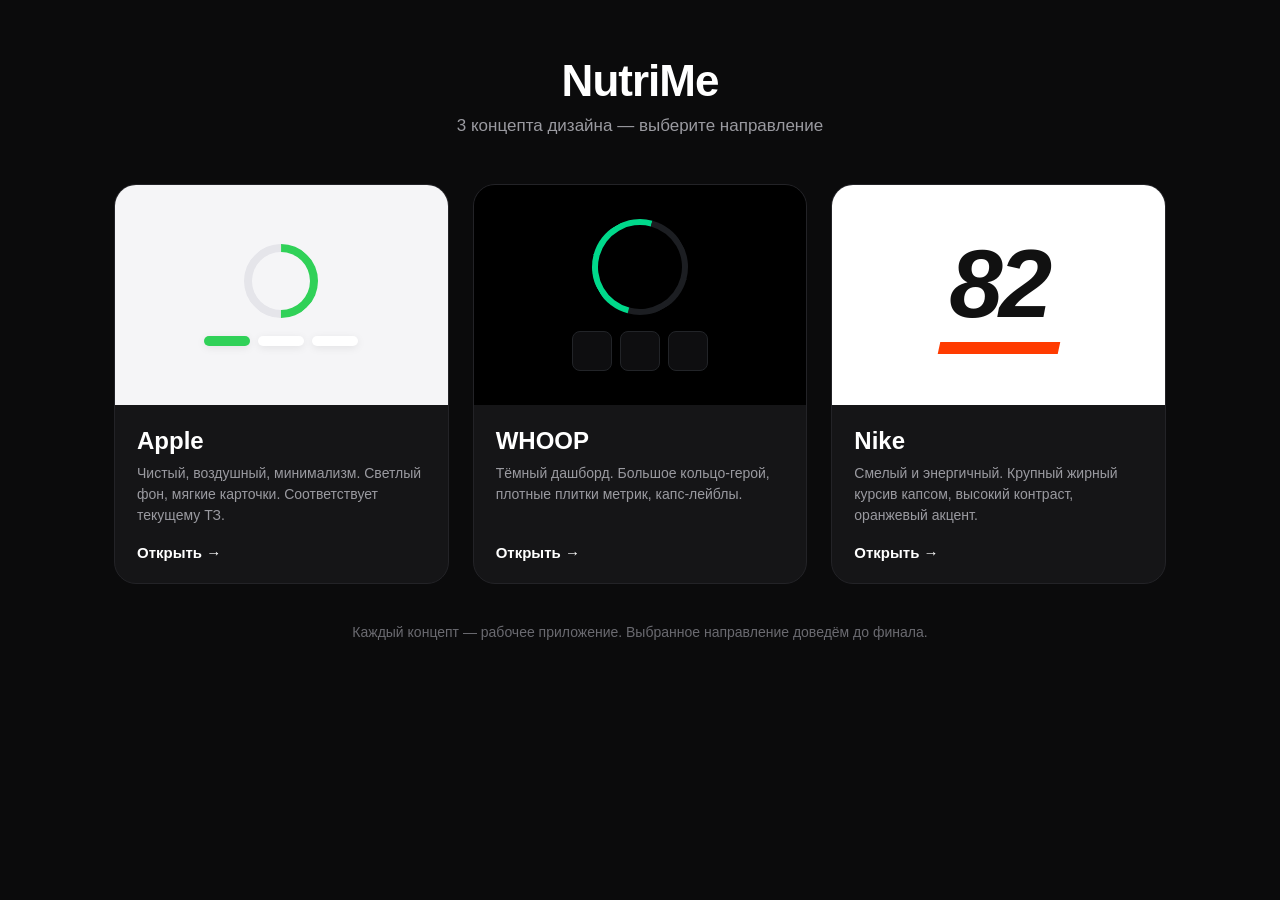
<file: index.html>
<!DOCTYPE html>
<html lang="ru">
<head>
    <meta charset="UTF-8">
    <meta name="viewport" content="width=device-width, initial-scale=1.0">
    <title>NutriMe — Выбор концепта</title>
    <link rel="stylesheet" href="chooser.css">
</head>
<body>
    <div class="chooser">
        <header class="chooser-header">
            <h1 class="chooser-title">NutriMe</h1>
            <p class="chooser-sub">3 концепта дизайна — выберите направление</p>
        </header>

        <div class="concept-grid">
            <a class="concept-card apple" href="apple.html">
                <div class="concept-preview apple-preview">
                    <div class="cp-ring"></div>
                    <div class="cp-bars">
                        <span></span><span></span><span></span>
                    </div>
                </div>
                <div class="concept-meta">
                    <h2>Apple</h2>
                    <p>Чистый, воздушный, минимализм. Светлый фон, мягкие карточки. Соответствует текущему ТЗ.</p>
                    <span class="concept-go">Открыть →</span>
                </div>
            </a>

            <a class="concept-card whoop" href="whoop.html">
                <div class="concept-preview whoop-preview">
                    <div class="cp-hero-ring"></div>
                    <div class="cp-tiles"><span></span><span></span><span></span></div>
                </div>
                <div class="concept-meta">
                    <h2>WHOOP</h2>
                    <p>Тёмный дашборд. Большое кольцо-герой, плотные плитки метрик, капс-лейблы.</p>
                    <span class="concept-go">Открыть →</span>
                </div>
            </a>

            <a class="concept-card nike" href="nike.html">
                <div class="concept-preview nike-preview">
                    <div class="cp-bigtype">82</div>
                    <div class="cp-accent-bar"></div>
                </div>
                <div class="concept-meta">
                    <h2>Nike</h2>
                    <p>Смелый и энергичный. Крупный жирный курсив капсом, высокий контраст, оранжевый акцент.</p>
                    <span class="concept-go">Открыть →</span>
                </div>
            </a>
        </div>

        <p class="chooser-note">Каждый концепт — рабочее приложение. Выбранное направление доведём до финала.</p>
    </div>
</body>
</html>
</file>
<file: chooser.css>
* {
    margin: 0;
    padding: 0;
    box-sizing: border-box;
}

@import url('https://fonts.googleapis.com/css2?family=Inter:wght@400;500;600;700;800&display=swap');

body {
    font-family: 'Inter', -apple-system, BlinkMacSystemFont, sans-serif;
    background: #0B0B0C;
    color: #fff;
    min-height: 100vh;
    -webkit-font-smoothing: antialiased;
}

.chooser {
    max-width: 1100px;
    margin: 0 auto;
    padding: 56px 24px 80px;
}

.chooser-header {
    text-align: center;
    margin-bottom: 48px;
}

.chooser-title {
    font-size: 44px;
    font-weight: 800;
    letter-spacing: -1px;
}

.chooser-sub {
    margin-top: 10px;
    font-size: 17px;
    color: #9A9AA0;
}

.concept-grid {
    display: grid;
    grid-template-columns: repeat(3, 1fr);
    gap: 24px;
}

@media (max-width: 880px) {
    .concept-grid {
        grid-template-columns: 1fr;
        max-width: 420px;
        margin: 0 auto;
    }
}

.concept-card {
    display: flex;
    flex-direction: column;
    background: #151517;
    border: 1px solid #232327;
    border-radius: 22px;
    overflow: hidden;
    text-decoration: none;
    color: inherit;
    transition: transform 0.3s cubic-bezier(0.34, 1.56, 0.64, 1), border-color 0.3s ease, box-shadow 0.3s ease;
}

.concept-card:hover {
    transform: translateY(-6px);
    border-color: #3A3A40;
    box-shadow: 0 20px 50px rgba(0, 0, 0, 0.5);
}

.concept-preview {
    height: 220px;
    display: flex;
    align-items: center;
    justify-content: center;
    position: relative;
    overflow: hidden;
}

/* Apple preview — светлый, мягкое кольцо + бары */
.apple-preview {
    background: #F5F5F7;
    flex-direction: column;
    gap: 18px;
}

.cp-ring {
    width: 74px;
    height: 74px;
    border-radius: 50%;
    border: 8px solid #E5E5EA;
    border-top-color: #30D158;
    border-right-color: #30D158;
    transform: rotate(45deg);
}

.cp-bars {
    display: flex;
    gap: 8px;
}

.cp-bars span {
    width: 46px;
    height: 10px;
    border-radius: 5px;
    background: #fff;
    box-shadow: 0 2px 8px rgba(0, 0, 0, 0.08);
}

.cp-bars span:first-child {
    background: #30D158;
}

/* WHOOP preview — тёмный дашборд, большое кольцо + плитки */
.whoop-preview {
    background: #000;
    flex-direction: column;
    gap: 16px;
}

.cp-hero-ring {
    width: 96px;
    height: 96px;
    border-radius: 50%;
    border: 6px solid #1C1E22;
    border-top-color: #00D98B;
    border-left-color: #00D98B;
    transform: rotate(-30deg);
}

.cp-tiles {
    display: flex;
    gap: 8px;
}

.cp-tiles span {
    width: 40px;
    height: 40px;
    border-radius: 8px;
    border: 1px solid #222428;
    background: #0E0E10;
}

/* Nike preview — белый, огромный жирный курсив + акцент */
.nike-preview {
    background: #fff;
    color: #111;
    flex-direction: column;
}

.cp-bigtype {
    font-size: 96px;
    font-weight: 800;
    font-style: italic;
    letter-spacing: -4px;
    color: #111;
    line-height: 1;
}

.cp-accent-bar {
    width: 120px;
    height: 12px;
    background: #FF3B00;
    margin-top: 10px;
    transform: skewX(-12deg);
}

.concept-meta {
    padding: 22px;
    flex: 1;
    display: flex;
    flex-direction: column;
}

.concept-meta h2 {
    font-size: 24px;
    font-weight: 700;
    margin-bottom: 8px;
}

.concept-meta p {
    font-size: 14px;
    color: #9A9AA0;
    line-height: 1.5;
    flex: 1;
}

.concept-go {
    margin-top: 18px;
    font-size: 15px;
    font-weight: 600;
    color: #fff;
}

.chooser-note {
    text-align: center;
    margin-top: 40px;
    font-size: 14px;
    color: #6A6A70;
}
</file>
